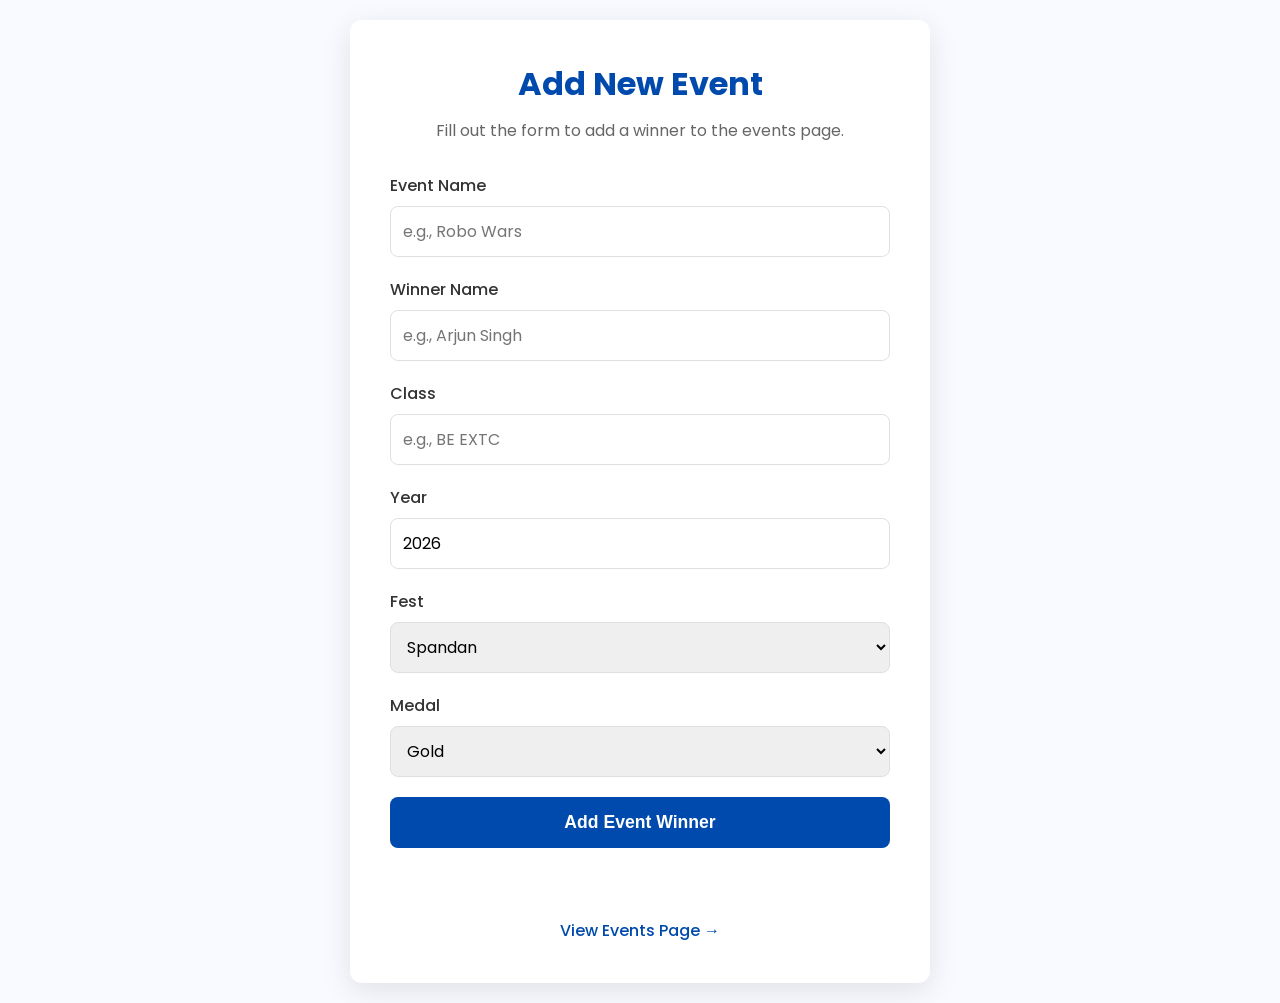
<file: sprintnova-main/admin.html>
<!DOCTYPE html>
<html lang="en">
<head>
    <meta charset="UTF-8">
    <meta name="viewport" content="width=device-width, initial-scale=1.0">
    <title>Admin Panel - Add Event</title>
    <link rel="preconnect" href="https://fonts.googleapis.com">
    <link rel="preconnect" href="https://fonts.gstatic.com" crossorigin>
    <link href="https://fonts.googleapis.com/css2?family=Poppins:wght@400;500;600&display=swap" rel="stylesheet">
    <link rel="stylesheet" href="css/admin.css">
</head>
<body>
    <div class="admin-container">
        <header>
            <h1>Add New Event</h1>
            <p>Fill out the form to add a winner to the events page.</p>
        </header>
        <form id="add-event-form">
            <div class="form-group"><label for="eventName">Event Name</label><input type="text" id="eventName" required placeholder="e.g., Robo Wars"></div>
            <div class="form-group"><label for="winnerName">Winner Name</label><input type="text" id="winnerName" required placeholder="e.g., Arjun Singh"></div>
            <div class="form-group"><label for="className">Class</label><input type="text" id="className" required placeholder="e.g., BE EXTC"></div>
            <div class="form-group"><label for="eventYear">Year</label><input type="number" id="eventYear" required placeholder="e.g., 2025" min="2000"></div>
            <div class="form-group">
                <label for="fest">Fest</label>
                <select id="fest" required><option value="Spandan">Spandan</option><option value="Transmission">Transmission</option><option value="Sparx">Sparx</option></select>
            </div>
            <div class="form-group">
                <label for="medal">Medal</label>
                <select id="medal" required><option value="Gold">Gold</option><option value="Silver">Silver</option><option value="Bronze">Bronze</option></select>
            </div>
            <button type="submit">Add Event Winner</button>
        </form>
        <p id="success-message" class="hidden">✅ Event added successfully!</p>
        <a href="events.html" class="view-events-link">View Events Page &rarr;</a>
    </div>
    <script src="js/admin.js"></script>
</body>
</html>
</file>
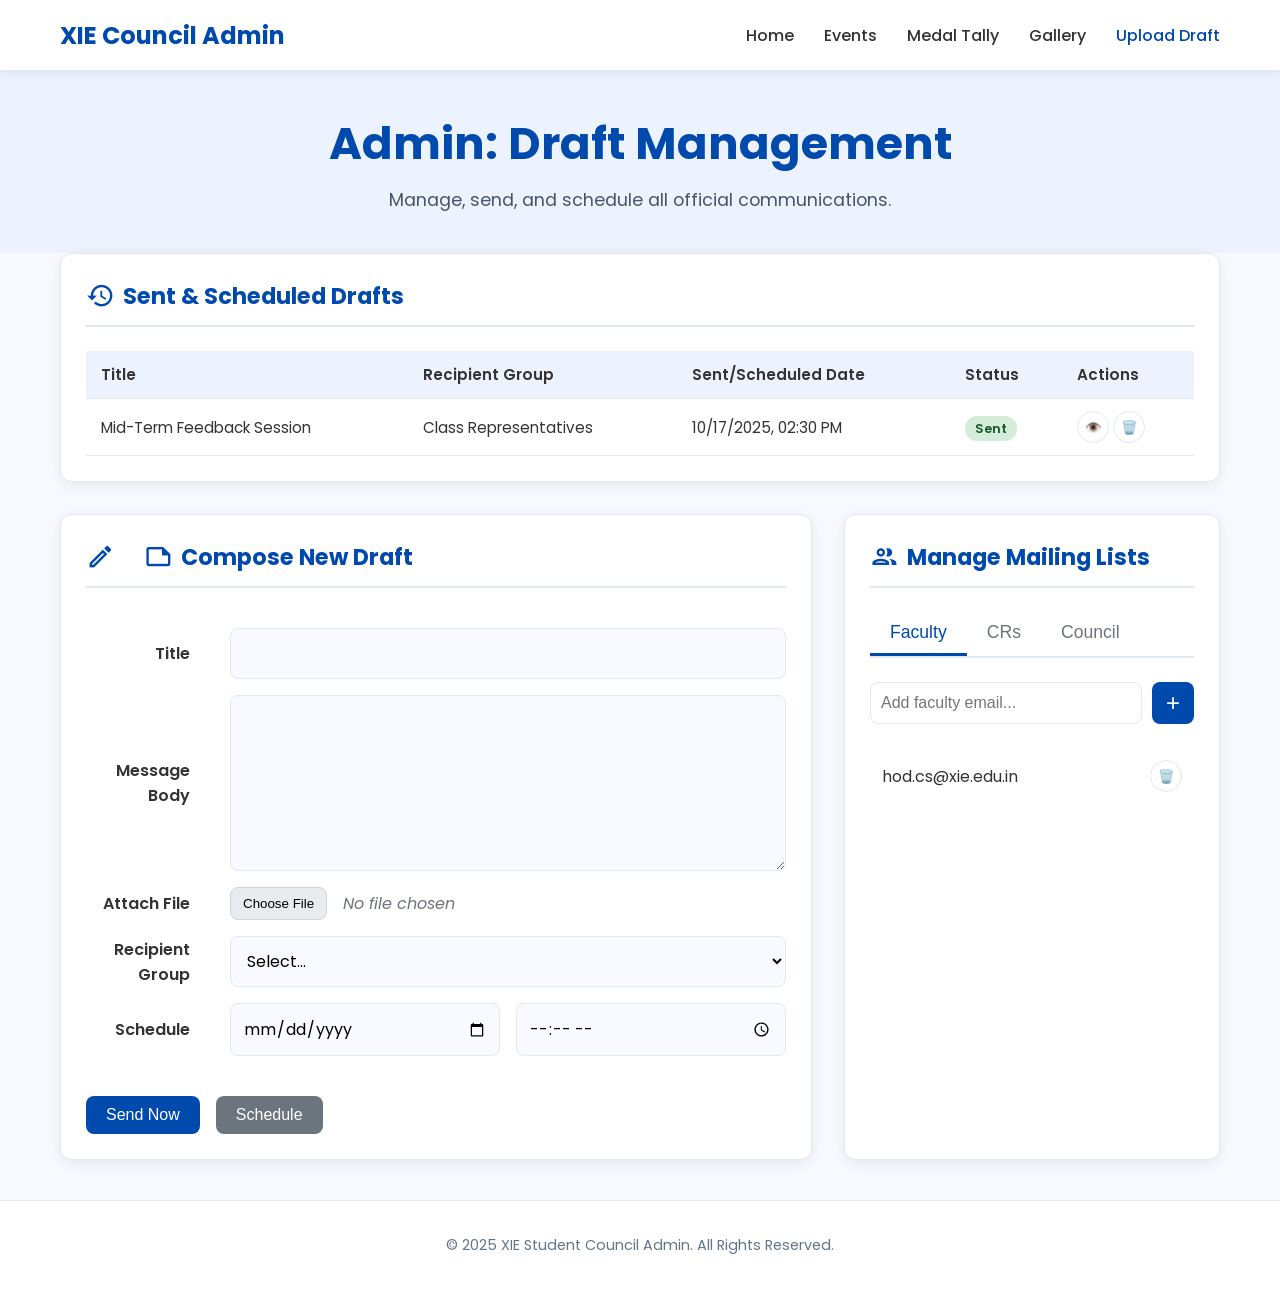
<file: sprintnova-main/admin_drafts.html>
<!DOCTYPE html>
<html lang="en">
<head>
    <meta charset="UTF-8">
    <meta name="viewport" content="width=device-width, initial-scale=1.0">
    <title>Admin: Drafts | XIE Student Council</title>
    
    <link rel="preconnect" href="https://fonts.googleapis.com">
    <link rel="preconnect" href="https://fonts.gstatic.com" crossorigin>
    <link href="https://fonts.googleapis.com/css2?family=Poppins:wght@400;500;600;700&display=swap" rel="stylesheet">
    <link href="https://fonts.googleapis.com/icon?family=Material+Icons+Outlined" rel="stylesheet">

    <link rel="stylesheet" href="css/framework.css">
    <link rel="stylesheet" href="css/admin-drafts.css">

    <script src="js/framework.js" defer></script>
    <script src="js/admin-drafts.js" defer></script>
</head>
<body>

    <header class="navbar">
        <div class="nav-container container">
            <a href="#" class="logo">XIE Council Admin</a>
            <nav>
                <ul>
                    <li><a href="#">Home</a></li>
                    <li><a href="#">Events</a></li>
                    <li><a href="#">Medal Tally</a></li>
                    <li><a href="#">Gallery</a></li>
                    <li><a href="#" class="active">Upload Draft</a></li>
                </ul>
            </nav>
            <button class="menu-toggle" aria-label="Open menu">☰</button>
        </div>
    </header>

    <main>
        <section class="page-header">
            <h1>Admin: Draft Management</h1>
            <p>Manage, send, and schedule all official communications.</p>
        </section>

        <div class="container">
            <section class="admin-section card">
                <h2><span class="material-icons-outlined">history</span> Sent & Scheduled Drafts</h2>
                <div class="table-container">
                    <table>
                        <thead>
                            <tr>
                                <th>Title</th>
                                <th>Recipient Group</th>
                                <th>Sent/Scheduled Date</th>
                                <th>Status</th>
                                <th>Actions</th>
                            </tr>
                        </thead>
                        <tbody id="draft-history-body">
                            <tr>
                                <td>Mid-Term Feedback Session</td>
                                <td>Class Representatives</td>
                                <td>10/17/2025, 02:30 PM</td>
                                <td><span class="status sent">Sent</span></td>
                                <td class="actions">
                                    <button class="btn-action view" title="View Details">👁️</button>
                                    <button class="btn-action delete-draft" title="Delete Draft">🗑️</button>
                                </td>
                            </tr>
                        </tbody>
                    </table>
                </div>
            </section>

            <div class="admin-grid">
                <section class="admin-section card">
                    <form id="adminDraftForm" class="draft-form" novalidate>
                        <h2 class="form-title"><span class="material-icons-outlined">edit_note</span> Compose New Draft</h2>
                        <label for="draftTitle">Title</label><input type="text" id="draftTitle" required>
                        <label for="draftBody">Message Body</label><textarea id="draftBody" rows="6" required></textarea>
                        <label for="draftFile">Attach File</label><div class="file-input-wrapper"><button type="button" class="btn-file-dummy">Choose File</button><span class="file-name">No file chosen</span><input type="file" id="draftFile"></div>
                        <label for="recipientGroup">Recipient Group</label><select id="recipientGroup" required><option value="" disabled selected>Select...</option><option value="Faculty">Faculty</option><option value="CRs">CRs</option><option value="Council">Council</option></select>
                        <label>Schedule</label><div class="schedule-section"><input type="date" id="scheduleDate" title="Schedule Date"><input type="time" id="scheduleTime" title="Schedule Time"></div>
                        <div class="form-actions"><button type="submit" name="send" class="btn btn-primary">Send Now</button><button type="submit" name="schedule" class="btn btn-secondary">Schedule</button></div>
                        <div id="formStatusMessage"></div>
                    </form>
                </section>
                <section class="admin-section card">
                    <h2><span class="material-icons-outlined">group</span> Manage Mailing Lists</h2>
                    <div class="tabs"><button class="tab-btn active" data-tab="faculty">Faculty</button><button class="tab-btn" data-tab="crs">CRs</button><button class="tab-btn" data-tab="council">Council</button></div>
                    <div class="tab-content active" id="tab-faculty"><form class="add-email-form"><input type="email" placeholder="Add faculty email..." required><button type="submit" class="btn btn-add">+</button></form><ul class="email-list"><li><span>hod.cs@xie.edu.in</span><button class="btn-action delete-email" title="Delete Email">🗑️</button></li></ul></div>
                    <div class="tab-content" id="tab-crs"><form class="add-email-form"><input type="email" placeholder="Add CR email..." required><button type="submit" class="btn btn-add">+</button></form><ul class="email-list"><li><span>cr.comps@xie.edu.in</span><button class="btn-action delete-email" title="Delete Email">🗑️</button></li></ul></div>
                    <div class="tab-content" id="tab-council"><form class="add-email-form"><input type="email" placeholder="Add council member..." required><button type="submit" class="btn btn-add">+</button></form><ul class="email-list"><li><span>president.council@xie.edu.in</span><button class="btn-action delete-email" title="Delete Email">🗑️</button></li></ul></div>
                </section>
            </div>
        </div>
    </main>
    
    <footer class="footer"><p>&copy; 2025 XIE Student Council Admin. All Rights Reserved.</p></footer>

    <div id="preview-modal" class="modal-overlay" style="display: none;">
        <div class="modal">
            <div class="modal-header"><h2>Mail Preview</h2><button class="close-button">&times;</button></div>
            <div class="modal-body">
                <p><strong>Title:</strong> <span id="preview-title"></span></p>
                <p><strong>Recipient Group:</strong> <span id="preview-group"></span></p>
                <p><strong>Date:</strong> <span id="preview-date"></span></p>
                <p><strong>Status:</strong> <span id="preview-status"></span></p>
            </div>
        </div>
    </div>
</body>
</html>
</file>
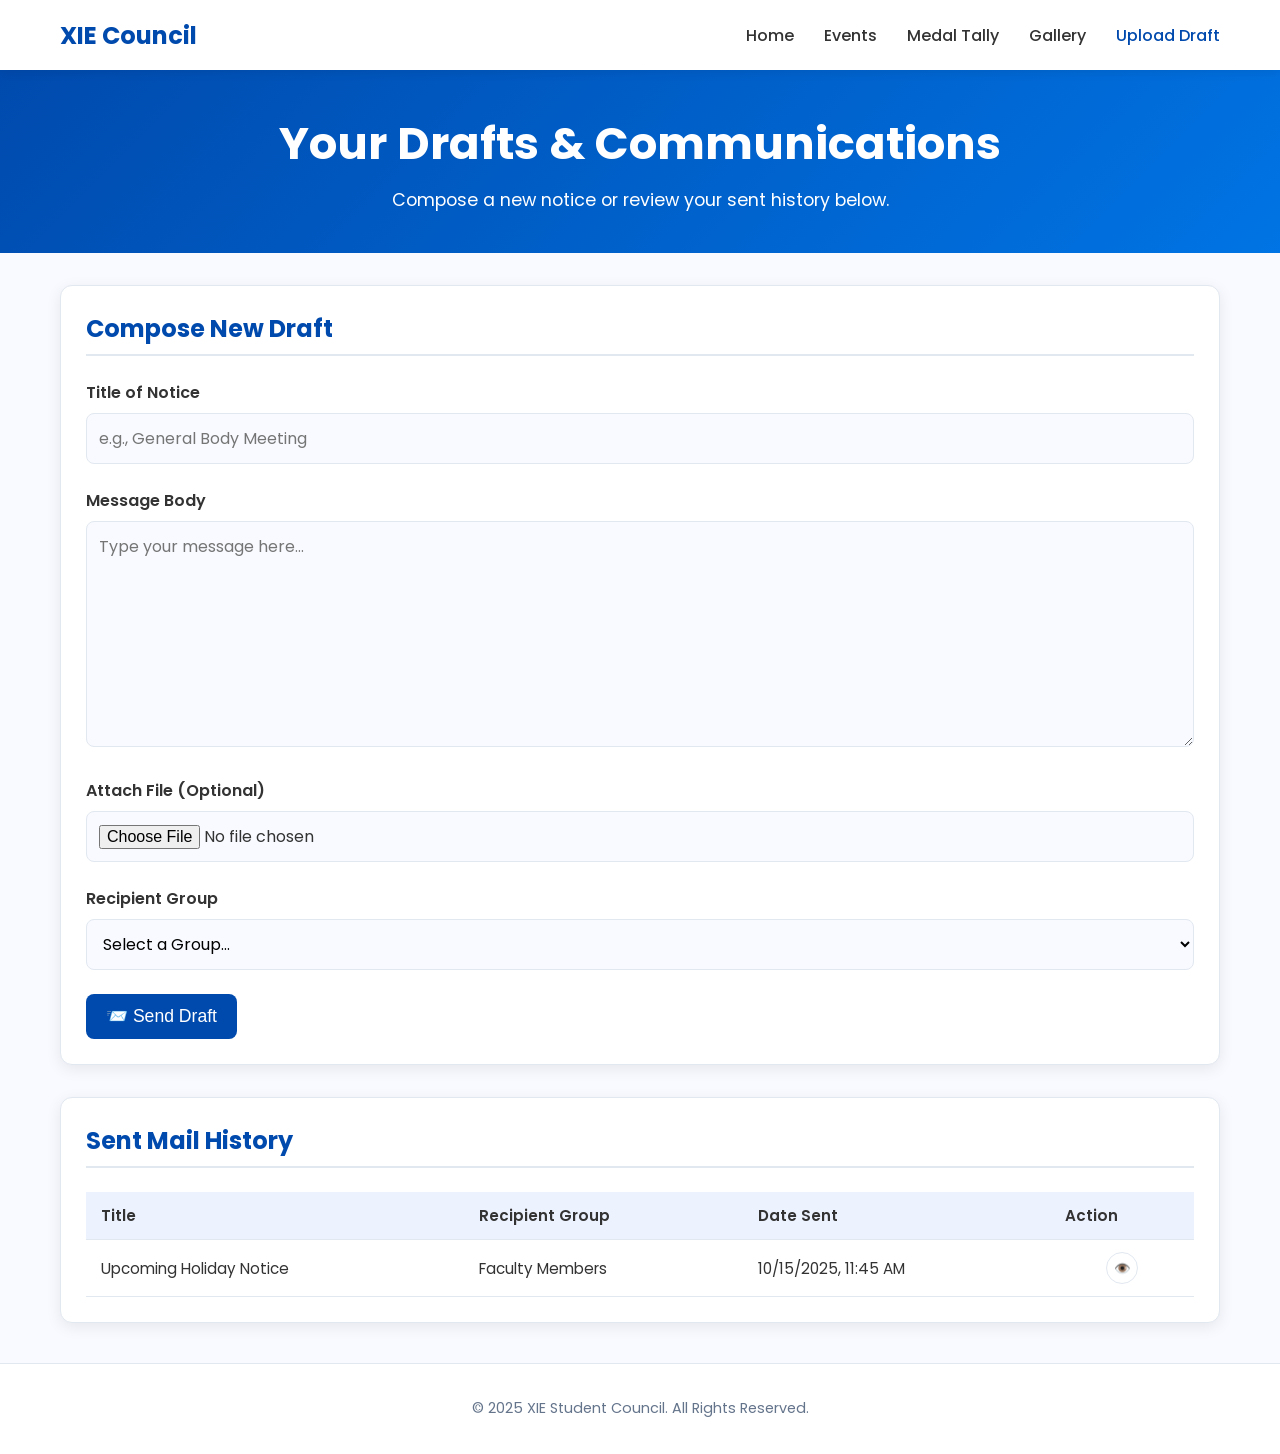
<file: sprintnova-main/draft.html>
<!DOCTYPE html>
<html lang="en">
<head>
    <meta charset="UTF-8">
    <meta name="viewport" content="width=device-width, initial-scale=1.0">
    <title>Upload Draft & History | XIE Council</title>
    <link rel="preconnect" href="https://fonts.googleapis.com">
    <link rel="preconnect" href="https://fonts.gstatic.com" crossorigin>
    <link href="https://fonts.googleapis.com/css2?family=Poppins:wght@400;500;600;700&display=swap" rel="stylesheet">
    <link rel="stylesheet" href="css/framework.css">
    <link rel="stylesheet" href="css/draft.css">
    <script src="js/framework.js" defer></script>
    <script src="js/draft.js" defer></script>
</head>
<body>

    <header class="navbar">
        <div class="nav-container container">
            <a href="#" class="logo">XIE Council</a>
            <nav>
                <ul>
                    <li><a href="#">Home</a></li>
                    <li><a href="#">Events</a></li>
                    <li><a href="#">Medal Tally</a></li>
                    <li><a href="#">Gallery</a></li>
                    <li><a href="#" class="active">Upload Draft</a></li>
                </ul>
            </nav>
            <button class="menu-toggle" aria-label="Open menu">☰</button>
        </div>
    </header>

    <main>
        <section class="page-header draft-header">
            <h1>Your Drafts & Communications</h1>
            <p>Compose a new notice or review your sent history below.</p>
        </section>
        <div class="container">
            <section id="compose-section" class="card">
                <h2>Compose New Draft</h2>
                <form id="draftForm" class="draft-form" novalidate>
                    <div class="form-group"><label for="draftTitle">Title of Notice</label><input type="text" id="draftTitle" placeholder="e.g., General Body Meeting" required></div>
                    <div class="form-group"><label for="draftBody">Message Body</label><textarea id="draftBody" rows="8" placeholder="Type your message here..." required></textarea></div>
                    <div class="form-group"><label for="draftFile">Attach File (Optional)</label><input type="file" id="draftFile" accept=".pdf,.docx,.jpg,.png"></div>
                    <div class="form-group"><label for="recipientGroup">Recipient Group</label><select id="recipientGroup" required><option value="" disabled selected>Select a Group...</option><option value="Faculty Members">Faculty Members</option><option value="Class Representatives">Class Representatives</option><option value="Student Council">Student Council</option></select></div>
                    <button type="submit" class="btn btn-primary">📨 Send Draft</button>
                    <div id="statusMessage"></div>
                </form>
            </section>
            <section id="history-section" class="card">
                <h2>Sent Mail History</h2>
                <div class="table-container">
                    <table>
                        <thead><tr><th>Title</th><th>Recipient Group</th><th>Date Sent</th><th>Action</th></tr></thead>
                        <tbody id="history-table-body">
                            <tr><td>Upcoming Holiday Notice</td><td>Faculty Members</td><td>10/15/2025, 11:45 AM</td><td class="actions"><button class="btn-action view" title="View Details">👁️</button></td></tr>
                        </tbody>
                    </table>
                </div>
            </section>
        </div>
    </main>
    
    <footer class="footer"><p>&copy; 2025 XIE Student Council. All Rights Reserved.</p></footer>

    <div id="preview-modal" class="modal-overlay" style="display: none;">
        <div class="modal">
            <div class="modal-header"><h2>Sent Mail Details</h2><button class="close-button">&times;</button></div>
            <div class="modal-body">
                <p><strong>Title:</strong> <span id="preview-title"></span></p>
                <p><strong>Recipient Group:</strong> <span id="preview-group"></span></p>
                <p><strong>Date Sent:</strong> <span id="preview-date"></span></p>
            </div>
        </div>
    </div>
</body>
</html>
</file>
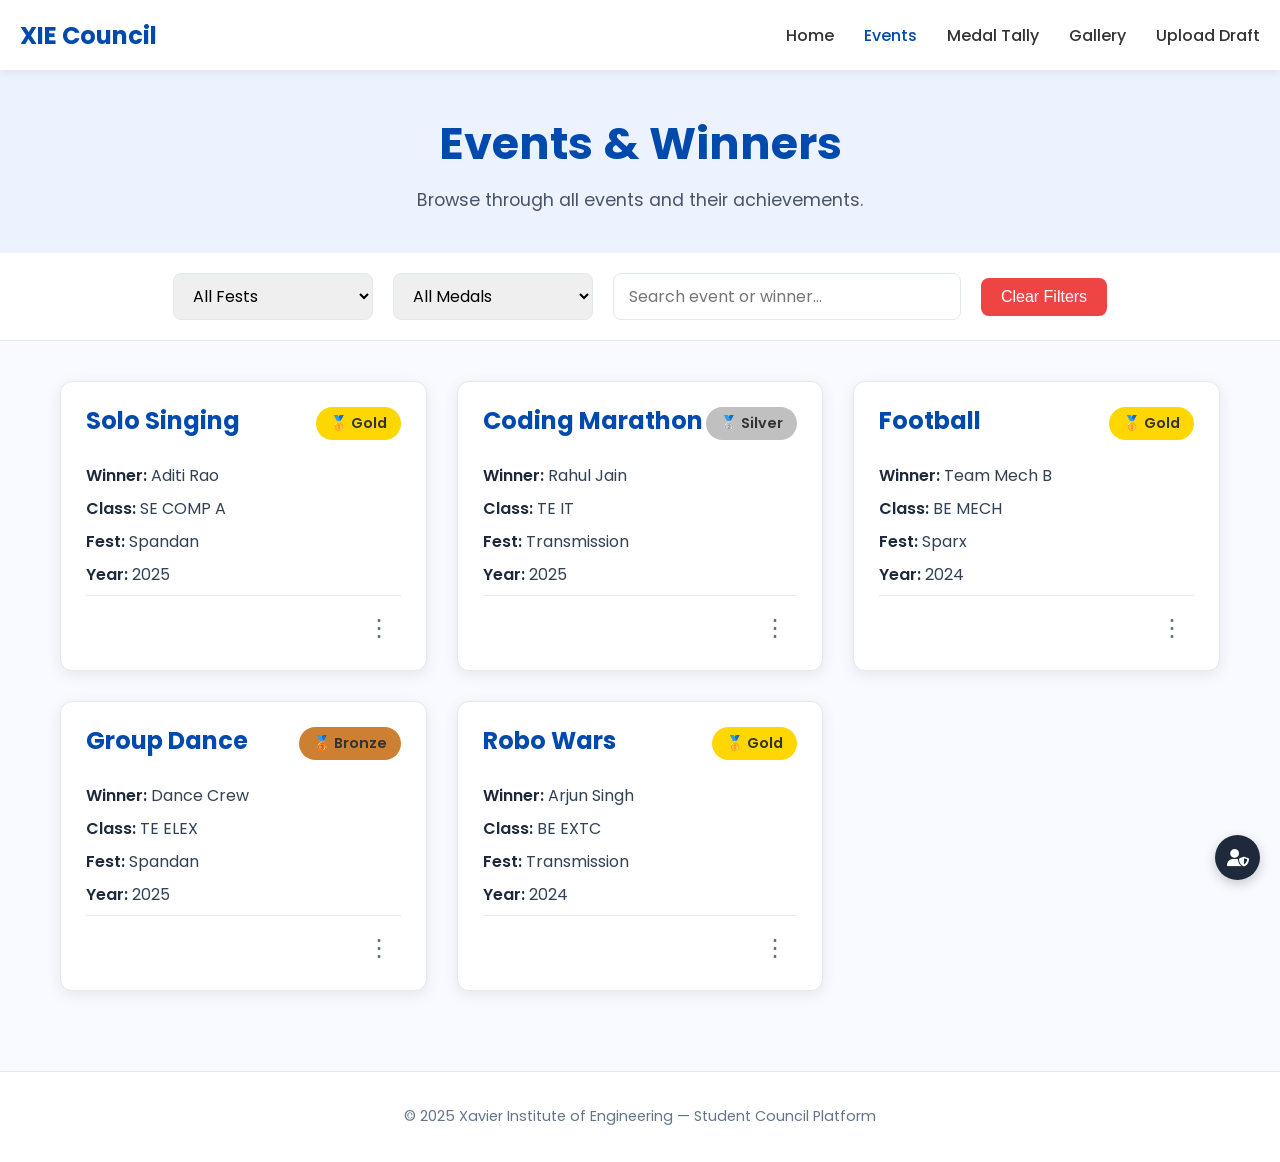
<file: sprintnova-main/events.html>
<!DOCTYPE html>
<html lang="en">
<head>
    <meta charset="UTF-8">
    <meta name="viewport" content="width=device-width, initial-scale=1.0">
    <title>Events & Winners — XIE Council Platform</title>
    
    <link rel="preconnect" href="https://fonts.googleapis.com">
    <link rel="preconnect" href="https://fonts.gstatic.com" crossorigin>
    <link href="https://fonts.googleapis.com/css2?family=Poppins:wght@400;500;600;700&display=swap" rel="stylesheet">
    
    <link rel="stylesheet" href="https://cdnjs.cloudflare.com/ajax/libs/font-awesome/6.5.2/css/all.min.css">
    
    <link rel="stylesheet" href="css/framework_event.css">
</head>
<body>

    <a href="admin.html" class="admin-panel-btn" title="Admin Panel">
        <i class="fa-solid fa-user-shield"></i>
    </a>

    <header class="navbar">
      <div class="nav-container">
        <a href="index.html" class="logo">XIE Council</a>
        <nav>
          <ul>
            <li><a href="index.html">Home</a></li>
            <li><a href="events.html" class="active">Events</a></li>
            <li><a href="medal_tally.html">Medal Tally</a></li>
            <li><a href="gallery.html">Gallery</a></li>
            <li><a href="draft.html">Upload Draft</a></li>
          </ul>
        </nav>
        <button class="menu-toggle" aria-label="Toggle navigation">&#9776;</button>
      </div>
    </header>

    <main>
        <section class="page-header">
            <div class="container">
                <h1>Events & Winners</h1>
                <p>Browse through all events and their achievements.</p>
            </div>
        </section>

        <section class="filter-bar">
            <div class="container">
                <div class="filter-group">
                    <select id="fest-filter" aria-label="Filter by Fest">
                        <option value="All">All Fests</option>
                        <option value="Spandan">Spandan</option>
                        <option value="Transmission">Transmission</option>
                        <option value="Sparx">Sparx</option>
                    </select>
                </div>
                <div class="filter-group">
                    <select id="medal-filter" aria-label="Filter by Medal">
                        <option value="All">All Medals</option>
                        <option value="Gold">Gold</option>
                        <option value="Silver">Silver</option>
                        <option value="Bronze">Bronze</option>
                    </select>
                </div>
                <div class="filter-group search-group">
                    <input type="search" id="search-input" placeholder="Search event or winner...">
                </div>
                <button id="clear-filters-btn" class="btn btn-danger">Clear Filters</button>
            </div>
        </section>

        <section class="event-list-section">
            <div class="container">
                <div id="event-grid">
                    </div>
                <div id="empty-state" class="empty-state-message">
                    <h3>😕 No Events Found</h3>
                    <p>No events match your current filters. Try adjusting your search!</p>
                </div>
            </div>
        </section>
    </main>
    
    <footer class="footer">
      <p>© 2025 Xavier Institute of Engineering — Student Council Platform</p>
    </footer>

    <script src="js/framework_event.js" defer></script>
    <script src="js/events.js"></script>
</body>
</html>
</file>
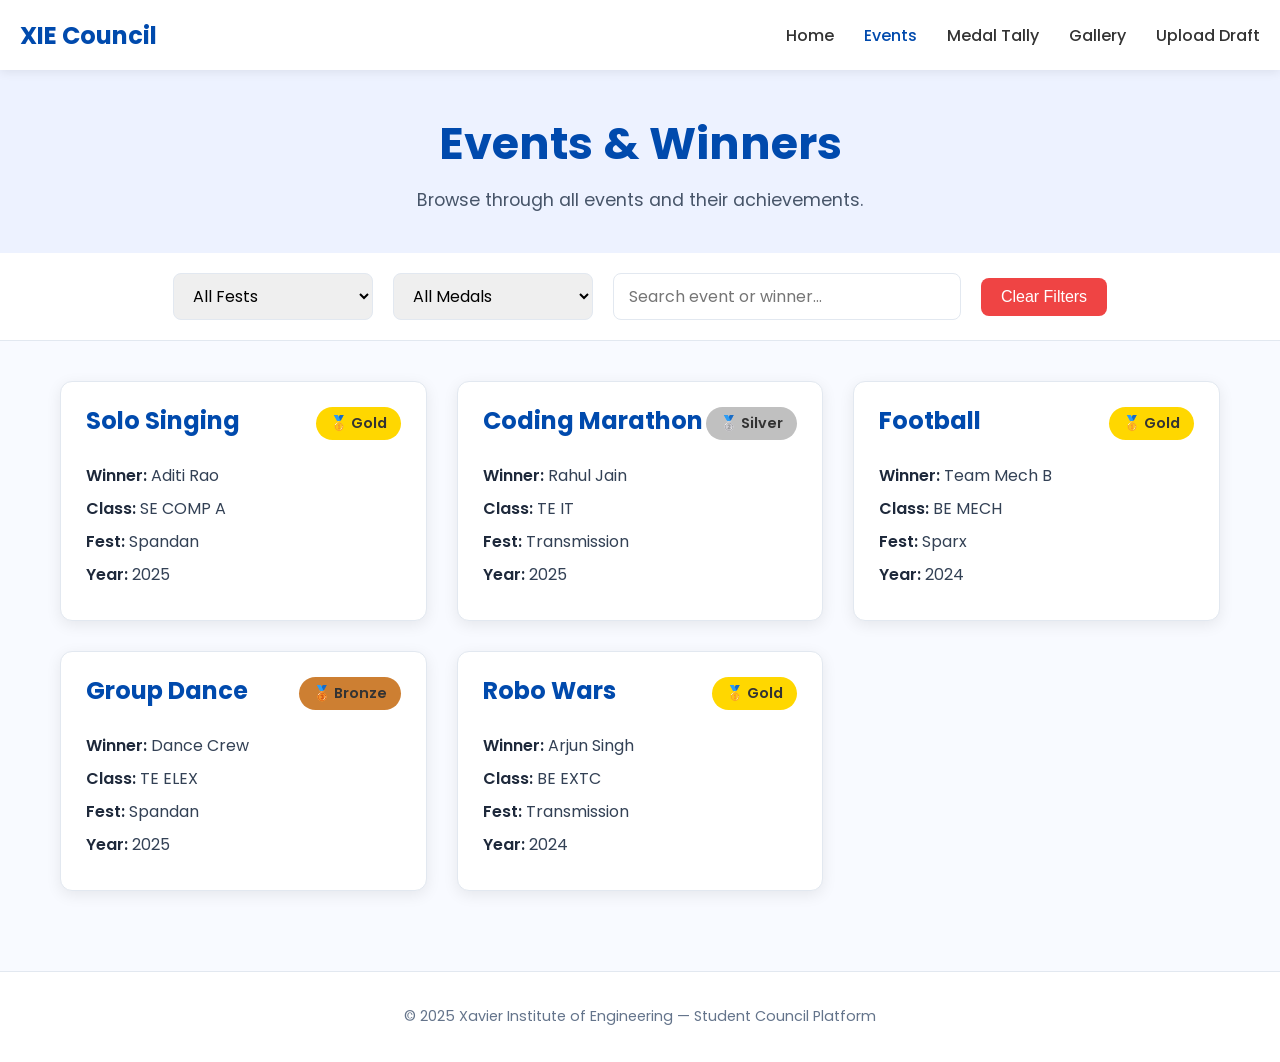
<file: sprintnova-main/events_user.html>
<!DOCTYPE html>
<html lang="en">
<head>
    <meta charset="UTF-8">
    <meta name="viewport" content="width=device-width, initial-scale=1.0">
    <title>Events & Winners — XIE Council Platform</title>
    
    <link rel="preconnect" href="https://fonts.googleapis.com">
    <link rel="preconnect" href="https://fonts.gstatic.com" crossorigin>
    <link href="https://fonts.googleapis.com/css2?family=Poppins:wght@400;500;600;700&display=swap" rel="stylesheet">
    
    <link rel="stylesheet" href="https://cdnjs.cloudflare.com/ajax/libs/font-awesome/6.5.2/css/all.min.css">
    
    <link rel="stylesheet" href="css/events_user.css">
</head>
<body>

    <header class="navbar">
      <div class="nav-container">
        <a href="index.html" class="logo">XIE Council</a>
        <nav>
          <ul>
            <li><a href="index.html">Home</a></li>
            <li><a href="events_user.html" class="active">Events</a></li>
            <li><a href="medal_tally.html">Medal Tally</a></li>
            <li><a href="gallery.html">Gallery</a></li>
            <li><a href="draft.html">Upload Draft</a></li>
          </ul>
        </nav>
        <button class="menu-toggle" aria-label="Toggle navigation">&#9776;</button>
      </div>
    </header>

    <main>
        <section class="page-header">
            <div class="container">
                <h1>Events & Winners</h1>
                <p>Browse through all events and their achievements.</p>
            </div>
        </section>

        <section class="filter-bar">
            <div class="container">
                <div class="filter-group">
                    <select id="fest-filter" aria-label="Filter by Fest">
                        <option value="All">All Fests</option>
                        <option value="Spandan">Spandan</option>
                        <option value="Transmission">Transmission</option>
                        <option value="Sparx">Sparx</option>
                    </select>
                </div>
                <div class="filter-group">
                    <select id="medal-filter" aria-label="Filter by Medal">
                        <option value="All">All Medals</option>
                        <option value="Gold">Gold</option>
                        <option value="Silver">Silver</option>
                        <option value="Bronze">Bronze</option>
                    </select>
                </div>
                <div class="filter-group search-group">
                    <input type="search" id="search-input" placeholder="Search event or winner...">
                </div>
                <button id="clear-filters-btn" class="btn btn-danger">Clear Filters</button>
            </div>
        </section>

        <section class="event-list-section">
            <div class="container">
                <div id="event-grid">
                    </div>
                <div id="empty-state" class="empty-state-message">
                    <h3>😕 No Events Found</h3>
                    <p>No events match your current filters. Try adjusting your search!</p>
                </div>
            </div>
        </section>
    </main>
    
    <footer class="footer">
      <p>© 2025 Xavier Institute of Engineering — Student Council Platform</p>
    </footer>

    <script src="js/framework_event.js" defer></script>
    <script src="js/events_user.js"></script>
</body>
</html>
</file>
<file: sprintnova-main/css/admin.css>
:root {
    --primary-heading-color: #004AAD; --primary-bg-color: #F8FAFF; --card-bg-color: #FFFFFF;
    --border-color: #e0e0e0; --success-color: #27ae60;
}
body {
    font-family: 'Poppins', sans-serif; background-color: var(--primary-bg-color); display: flex;
    justify-content: center; align-items: center; min-height: 100vh; margin: 0; padding: 20px; box-sizing: border-box;
}
.admin-container {
    background-color: var(--card-bg-color); padding: 40px; border-radius: 12px;
    box-shadow: 0 8px 30px rgba(0, 0, 0, 0.1); width: 100%; max-width: 500px;
}
header { text-align: center; margin-bottom: 30px; }
header h1 { color: var(--primary-heading-color); margin: 0 0 10px 0; }
header p { color: #666; margin: 0; }
.form-group { margin-bottom: 20px; }
.form-group label { display: block; font-weight: 500; margin-bottom: 8px; color: #333; }
.form-group input, .form-group select {
    width: 100%; padding: 12px; border: 1px solid var(--border-color); border-radius: 8px;
    font-size: 1rem; font-family: 'Poppins', sans-serif; box-sizing: border-box;
}
button[type="submit"] {
    width: 100%; padding: 15px; border: none; background-color: var(--primary-heading-color); color: white;
    font-size: 1.1rem; font-weight: 600; border-radius: 8px; cursor: pointer; transition: background-color 0.3s ease;
}
button[type="submit"]:hover { background-color: #003a8c; }
#success-message { text-align: center; color: var(--success-color); font-weight: 500; margin-top: 20px; opacity: 0; transition: opacity 0.5s ease; }
#success-message:not(.hidden) { opacity: 1; }
.view-events-link { display: block; text-align: center; margin-top: 25px; color: var(--primary-heading-color); text-decoration: none; font-weight: 500; }
</file>
<file: sprintnova-main/css/framework.css>
/* ---:root Variables & Global Styles --- */
:root {
    --primary: #004AAD;
    --secondary: #edf2ff;
    --background: #F8FAFF;
    --surface: #FFFFFF;
    --on-surface: #333;
    --border-color: #e2e8f0;
    --shadow-color: rgba(0, 0, 0, 0.08);
    --danger: #ef4444;
    --font-sans: 'Poppins', sans-serif;
}
*, *::before, *::after { box-sizing: border-box; }
body { font-family: var(--font-sans); background-color: var(--background); color: var(--on-surface); margin: 0; padding-top: 70px; }
.container { width: 100%; max-width: 1200px; margin: 0 auto; padding: 0 20px; }

/* --- Navbar --- */
.navbar { background-color: var(--surface); box-shadow: 0 2px 10px var(--shadow-color); position: fixed; top: 0; width: 100%; z-index: 1000; }
.nav-container { display: flex; justify-content: space-between; align-items: center; height: 70px; padding: 0 20px; }
.logo { font-size: 1.5rem; font-weight: 700; color: var(--primary); text-decoration: none; }
.navbar nav ul { list-style: none; margin: 0; padding: 0; display: flex; gap: 30px; }
.navbar nav a { color: var(--on-surface); text-decoration: none; font-weight: 500; transition: color 0.3s ease; }
.navbar nav a:hover, .navbar nav a.active { color: var(--primary); }
.menu-toggle { display: none; background: none; border: none; font-size: 1.8rem; cursor: pointer; }

/* --- Page Header --- */
.page-header { text-align: center; padding: 40px 0; background-color: var(--secondary); }
.page-header h1 { color: var(--primary); font-size: 2.8rem; margin: 0 0 10px 0; }
.page-header p { font-size: 1.1rem; color: #475569; margin: 0; }

/* --- Buttons & Cards --- */
.btn { padding: 10px 20px; border: none; border-radius: 8px; font-size: 1rem; font-weight: 500; cursor: pointer; text-decoration: none; display: inline-block; transition: background-color 0.3s ease; }
.card { background-color: var(--surface); border: 1px solid var(--border-color); border-radius: 12px; box-shadow: 0 4px 15px var(--shadow-color); padding: 25px; }

/* --- Footer --- */
.footer { text-align: center; padding: 20px; margin-top: 40px; background-color: var(--surface); border-top: 1px solid var(--border-color); font-size: 0.9rem; color: #64748b; }

/* --- Responsive Design --- */
@media (max-width: 768px) {
    body { padding-top: 60px; }
    .nav-container { height: 60px; }
    .navbar nav { display: none; position: absolute; top: 60px; left: 0; width: 100%; background-color: var(--surface); flex-direction: column; padding: 10px 0; box-shadow: 0 5px 10px var(--shadow-color); }
    .navbar nav.show-menu { display: flex; }
    .navbar nav ul { flex-direction: column; align-items: center; gap: 0; }
    .navbar nav li { width: 100%; }
    .navbar nav a { display: block; padding: 15px; text-align: center; width: 100%; }
    .menu-toggle { display: block; }
    .page-header h1 { font-size: 2.2rem; }
}
</file>
<file: sprintnova-main/css/admin-drafts.css>
/* --- General & Grid Layout --- */
.admin-section h2 { margin: 0 0 1.5rem 0; color: var(--primary); border-bottom: 2px solid var(--border-color); padding-bottom: 0.75rem; display: flex; align-items: center; gap: 0.5rem; font-size: 1.4rem; }
.admin-section h2 .material-icons-outlined { font-size: 1.8rem; }
.admin-grid { display: grid; grid-template-columns: 1fr; gap: 2rem; margin-top: 2rem; }
@media (min-width: 992px) { .admin-grid { grid-template-columns: 2fr 1fr; } }

/* --- Table Styling --- */
.table-container { overflow-x: auto; }
table { width: 100%; border-collapse: collapse; font-size: 0.95rem; }
th, td { padding: 12px 15px; text-align: left; border-bottom: 1px solid var(--border-color); }
thead th { background-color: var(--secondary); font-weight: 600; }
tbody tr:hover { background-color: var(--background); }
.status { padding: 4px 10px; border-radius: 12px; font-weight: 600; font-size: 0.8rem; }
.status.sent { background-color: #d4edda; color: #155724; }
.status.scheduled { background-color: #fff3cd; color: #856404; }
.btn-action { background: none; border: 1px solid var(--border-color); border-radius: 50%; width: 32px; height: 32px; cursor: pointer; transition: all 0.2s; display: inline-flex; align-items: center; justify-content: center; color: #64748b; }
.btn-action:hover { background-color: var(--secondary); border-color: var(--primary); color: var(--primary); }
.btn-action.delete-draft:hover, .btn-action.delete-email:hover { background-color: #f8d7da; border-color: var(--danger); color: var(--danger); }

/* --- Beautified Draft Form --- */
.draft-form { display: grid; grid-template-columns: 120px 1fr; gap: 1rem 1.5rem; align-items: center; }
.draft-form label { text-align: right; font-weight: 600; padding-right: 1rem; }
.draft-form h2.form-title, .draft-form .form-actions, .draft-form #formStatusMessage { grid-column: 1 / -1; }
.draft-form #draftBody { align-self: start; }
.draft-form input, .draft-form textarea, .draft-form select { width: 100%; padding: 0.75rem; font-size: 1rem; font-family: var(--font-sans); border: 1px solid var(--border-color); border-radius: 8px; background-color: var(--background); }
.draft-form textarea { resize: vertical; min-height: 120px; }
.file-input-wrapper { position: relative; overflow: hidden; display: inline-flex; align-items: center; width: 100%; }
#draftFile { position: absolute; left: 0; top: 0; opacity: 0; cursor: pointer; height: 100%; width: 100%; }
.btn-file-dummy { background-color: #e9ecef; border: 1px solid #ced4da; padding: 8px 12px; border-radius: 8px; font-weight: 500; white-space: nowrap; }
.file-name { margin-left: 1rem; font-style: italic; color: #6c757d; }
.schedule-section { display: flex; gap: 1rem; }
.form-actions { display: flex; gap: 1rem; margin-top: 1.5rem; grid-column: 2; }
.btn-primary { background-color: var(--primary); color: white; } .btn-primary:hover { background-color: #003380; }
.btn-secondary { background-color: #6c757d; color: white; } .btn-secondary:hover { background-color: #5a6268; }
#formStatusMessage { margin-top: 1.5rem; font-weight: 500; padding: 1rem; border-radius: 8px; display: none; }
#formStatusMessage.success { color: #155724; background-color: #d4edda; display: block; }
#formStatusMessage.error { color: var(--danger); background-color: #f8d7da; display: block; }

/* --- Mailing List --- */
.tabs { display: flex; border-bottom: 2px solid var(--border-color); margin-bottom: 1.5rem; }
.tab-btn { padding: 10px 20px; border: none; background: none; cursor: pointer; font-size: 1.1rem; font-weight: 500; color: #6c757d; border-bottom: 3px solid transparent; transition: all 0.3s; }
.tab-btn.active { color: var(--primary); border-bottom-color: var(--primary); }
.tab-content { display: none; } .tab-content.active { display: block; animation: fadeIn 0.5s; }
@keyframes fadeIn { from { opacity: 0; } to { opacity: 1; } }
.add-email-form { display: flex; gap: 10px; margin-bottom: 1.5rem; }
.add-email-form input { flex-grow: 1; padding: 10px; border: 1px solid var(--border-color); border-radius: 8px; font-size: 1rem; }
.btn-add { padding: 0; width: 42px; height: 42px; font-size: 1.5rem; background-color: var(--primary); color: white; }
.email-list { list-style: none; padding: 0; margin: 0; }
.email-list li { display: flex; justify-content: space-between; align-items: center; padding: 12px; border-radius: 8px; transition: background-color 0.2s; }
.email-list li:hover { background-color: var(--background); }

/* --- Preview Modal Styling --- */
.modal-overlay { position: fixed; top: 0; left: 0; width: 100%; height: 100%; background-color: rgba(0, 0, 0, 0.6); display: flex; align-items: center; justify-content: center; z-index: 2000; opacity: 0; visibility: hidden; transition: opacity 0.3s, visibility 0.3s; }
.modal-overlay.active { opacity: 1; visibility: visible; }
.modal { background-color: white; padding: 2rem; border-radius: 12px; width: 90%; max-width: 500px; box-shadow: 0 5px 20px rgba(0,0,0,0.2); transform: scale(0.9); transition: transform 0.3s; }
.modal-overlay.active .modal { transform: scale(1); }
.modal-header { display: flex; justify-content: space-between; align-items: center; border-bottom: 1px solid var(--border-color); padding-bottom: 1rem; margin-bottom: 1rem; }
.modal-header h2 { margin: 0; color: var(--primary); }
.close-button { background: none; border: none; font-size: 2rem; cursor: pointer; color: #6c757d; line-height: 1; }
.modal-body p { margin: 0.5rem 0; font-size: 1.1rem; }
.modal-body p strong { color: var(--on-surface); }
</file>
<file: sprintnova-main/css/draft.css>
/* Custom header styling */
.draft-header { background: linear-gradient(135deg, var(--primary), #0074E4); }
.draft-header h1, .draft-header p { color: white; }

/* Card sections for compose and history */
#compose-section, #history-section { margin-top: 2rem; }
#compose-section h2, #history-section h2 { margin-top: 0; margin-bottom: 1.5rem; color: var(--primary); border-bottom: 2px solid var(--border-color); padding-bottom: 0.5rem; }

/* Form styling */
.form-group { margin-bottom: 1.5rem; }
.draft-form label { font-weight: 600; display: block; margin-bottom: 0.5rem; }
.draft-form input, .draft-form textarea, .draft-form select { width: 100%; padding: 0.75rem; font-size: 1rem; font-family: var(--font-sans); border: 1px solid var(--border-color); border-radius: 8px; background-color: var(--background); }
.draft-form input:focus, .draft-form textarea:focus, .draft-form select:focus { outline: none; border-color: var(--primary); box-shadow: 0 0 5px rgba(0, 74, 173, 0.4); }
.btn-primary { background-color: var(--primary); color: white; font-size: 1.1rem; padding: 12px 20px; }
.btn-primary:hover { background-color: #003380; }

/* Status message for form submission */
#statusMessage { margin-top: 1.5rem; font-weight: 500; padding: 1rem; border-radius: 8px; display: none; }
#statusMessage.success { color: #155724; background-color: #d4edda; display: block; }
#statusMessage.error { color: var(--danger); background-color: #f8d7da; display: block; }

/* Table styling for draft history */
.table-container { overflow-x: auto; }
table { width: 100%; border-collapse: collapse; font-size: 0.95rem; }
th, td { padding: 12px 15px; text-align: left; border-bottom: 1px solid var(--border-color); }
thead th { background-color: var(--secondary); font-weight: 600; }
tbody tr:hover { background-color: var(--background); }
.actions { text-align: center; }
.btn-action { background: none; border: 1px solid var(--border-color); border-radius: 50%; width: 32px; height: 32px; cursor: pointer; transition: background-color 0.2s; display: inline-flex; align-items: center; justify-content: center; }
.btn-action:hover { background-color: var(--secondary); }

/* --- PREVIEW MODAL STYLING --- */
.modal-overlay { position: fixed; top: 0; left: 0; width: 100%; height: 100%; background-color: rgba(0, 0, 0, 0.6); display: flex; align-items: center; justify-content: center; z-index: 2000; opacity: 0; visibility: hidden; transition: opacity 0.3s, visibility 0.3s; }
.modal-overlay.active { opacity: 1; visibility: visible; }
.modal { background-color: white; padding: 2rem; border-radius: 12px; width: 90%; max-width: 500px; box-shadow: 0 5px 20px rgba(0,0,0,0.2); transform: scale(0.9); transition: transform 0.3s; }
.modal-overlay.active .modal { transform: scale(1); }
.modal-header { display: flex; justify-content: space-between; align-items: center; border-bottom: 1px solid var(--border-color); padding-bottom: 1rem; margin-bottom: 1rem; }
.modal-header h2 { margin: 0; color: var(--primary); }
.close-button { background: none; border: none; font-size: 2rem; cursor: pointer; color: #6c757d; line-height: 1; }
.modal-body p { margin: 0.5rem 0; font-size: 1.1rem; }
.modal-body p strong { color: var(--on-surface); }
</file>
<file: sprintnova-main/css/framework_event.css>
/* ---:root Variables & Global Styles --- */
:root {
    --primary: #004AAD;
    --secondary: #edf2ff;
    --background: #F8FAFF;
    --surface: #FFFFFF;
    --on-surface: #333;
    --border-color: #e2e8f0;
    --shadow-color: rgba(0, 0, 0, 0.08);
    --danger: #ef4444;
    --gold: #FFD700;
    --silver: #C0C0C0;
    --bronze: #CD7F32;
    --font-sans: 'Poppins', sans-serif;
}

*, *::before, *::after { box-sizing: border-box; }

body {
    font-family: var(--font-sans);
    background-color: var(--background);
    color: var(--on-surface);
    margin: 0;
    padding-top: 70px; /* Space for fixed navbar */
}

/* --- Layout Container --- */
.container {
    width: 100%;
    max-width: 1200px;
    margin: 0 auto;
    padding: 0 20px;
}

/* --- Navbar --- */
.navbar {
    background-color: var(--surface);
    box-shadow: 0 2px 10px var(--shadow-color);
    position: fixed;
    top: 0;
    width: 100%;
    z-index: 1000;
}
.nav-container {
    display: flex;
    justify-content: space-between;
    align-items: center;
    height: 70px;
    padding: 0 20px;
}
.logo {
    font-size: 1.5rem;
    font-weight: 700;
    color: var(--primary);
    text-decoration: none;
}
.navbar nav ul {
    list-style: none;
    margin: 0;
    padding: 0;
    display: flex;
    gap: 30px;
}
.navbar nav a {
    color: var(--on-surface);
    text-decoration: none;
    font-weight: 500;
    transition: color 0.3s ease;
}
.navbar nav a:hover, .navbar nav a.active {
    color: var(--primary);
}
.menu-toggle {
    display: none;
    background: none;
    border: none;
    font-size: 1.8rem;
    cursor: pointer;
}

/* --- Page Header --- */
.page-header {
    text-align: center;
    padding: 40px 0;
    background-color: var(--secondary);
}
.page-header h1 {
    color: var(--primary);
    font-size: 2.8rem;
    margin: 0 0 10px 0;
}
.page-header p {
    font-size: 1.1rem;
    color: #475569;
    margin: 0;
}

/* --- Buttons & Floating Actions --- */
.btn {
    padding: 10px 20px;
    border: none;
    border-radius: 8px;
    font-size: 1rem;
    font-weight: 500;
    cursor: pointer;
    text-decoration: none;
    display: inline-block;
    transition: background-color 0.3s ease;
}
.btn-danger { background-color: var(--danger); color: white; }
.btn-danger:hover { background-color: #dc2626; }

.admin-panel-btn {
    position: fixed; bottom: 20px; right: 20px;
    width: 45px; height: 45px;
    background-color: #1e293b; color: white;
    border-radius: 50%; display: flex; align-items: center; justify-content: center;
    text-decoration: none; font-size: 1.1rem;
    box-shadow: 0 4px 12px rgba(0, 0, 0, 0.2); z-index: 1001;
    transition: transform 0.3s ease, background-color 0.3s ease;
}
.admin-panel-btn:hover { transform: scale(1.1) rotate(15deg); background-color: #0f172a; }

/* --- General Card Style --- */
.card {
    background-color: var(--surface);
    border: 1px solid var(--border-color);
    border-radius: 12px;
    box-shadow: 0 4px 15px var(--shadow-color);
    padding: 25px;
}

/* --- Footer --- */
.footer {
    text-align: center;
    padding: 20px;
    margin-top: 40px;
    background-color: var(--surface);
    border-top: 1px solid var(--border-color);
    font-size: 0.9rem;
    color: #64748b;
}

/* ---:page-specific: Events Page --- */
.filter-bar {
    background-color: var(--surface);
    padding: 20px 0;
    border-bottom: 1px solid var(--border-color);
    position: sticky;
    top: 70px; /* Matches navbar height */
    z-index: 999;
}
.filter-bar .container {
    display: flex;
    justify-content: center;
    align-items: center;
    gap: 20px;
    flex-wrap: wrap;
}
.filter-bar select, .filter-bar input[type="search"] {
    padding: 10px 15px;
    border-radius: 8px;
    border: 1px solid var(--border-color);
    font-family: var(--font-sans);
    font-size: 1rem;
    min-width: 200px;
}
.event-list-section { padding: 40px 0; }
#event-grid {
    display: grid;
    grid-template-columns: repeat(auto-fill, minmax(340px, 1fr));
    gap: 30px;
}
.event-card { /* Extends .card but used for grid items */
    background-color: var(--surface);
    border: 1px solid var(--border-color);
    border-radius: 12px;
    box-shadow: 0 4px 15px var(--shadow-color);
    padding: 25px;
    display: flex; flex-direction: column;
    animation: fadeIn 0.5s ease;
}
@keyframes fadeIn { from { opacity: 0; transform: translateY(10px); } to { opacity: 1; transform: translateY(0); } }

.card-header { display: flex; justify-content: space-between; align-items: flex-start; margin-bottom: 15px; }
.event-card h3 { margin: 0; color: var(--primary); font-size: 1.5rem; line-height: 1.2; }
.medal-badge {
    padding: 6px 14px; border-radius: 50px; font-size: 0.9rem;
    font-weight: 600; color: #333; flex-shrink: 0;
    display: flex; align-items: center; gap: 5px;
}
.medal-gold { background-color: var(--gold); }
.medal-silver { background-color: var(--silver); }
.medal-bronze { background-color: var(--bronze); }
.card-body p { margin: 8px 0; font-size: 1rem; color: #334155; }
.card-body strong { font-weight: 600; color: #1e293b; }
.card-footer { margin-top: auto; padding-top: 15px; border-top: 1px solid var(--border-color); display: flex; justify-content: flex-end; position: relative; }
.kebab-menu-btn { background: none; border: none; font-size: 1.5rem; cursor: pointer; padding: 5px 10px; color: #64748b; line-height: 1; }
.kebab-menu-btn:hover { color: #1e293b; }
.actions-dropdown {
    display: none; position: absolute; top: 100%; right: 0;
    background-color: var(--surface); border-radius: 8px;
    box-shadow: 0 10px 20px rgba(0,0,0,0.1); z-index: 10;
    width: 120px; overflow: hidden; animation: fadeIn 0.2s;
}
.actions-dropdown.show { display: block; }
.actions-dropdown button {
    display: block; width: 100%; background: none; border: none;
    padding: 10px 15px; text-align: left; font-family: var(--font-sans);
    font-size: 0.9rem; cursor: pointer;
}
.actions-dropdown button:hover { background-color: #f1f5f9; }
.actions-dropdown .edit-btn { color: var(--primary); }
.actions-dropdown .delete-btn { color: var(--danger); }

.empty-state-message { display: none; text-align: center; padding: 60px 0; }
.empty-state-message.show { display: block; }
.empty-state-message h3 { font-size: 1.5rem; color: #475569; }

/* --- Responsive Design --- */
@media (max-width: 768px) {
    body { padding-top: 60px; }
    .nav-container { height: 60px; }
    .navbar nav {
        display: none; position: absolute; top: 60px; left: 0;
        width: 100%; background-color: var(--surface);
        flex-direction: column; padding: 10px 0;
        box-shadow: 0 5px 10px var(--shadow-color);
    }
    .navbar nav.show-menu { display: flex; }
    .navbar nav ul { flex-direction: column; align-items: center; gap: 0; }
    .navbar nav li { width: 100%; }
    .navbar nav a { display: block; padding: 15px; text-align: center; width: 100%; }
    .menu-toggle { display: block; }

    .page-header h1 { font-size: 2.2rem; }
    .filter-bar { top: 60px; }
    .filter-bar .container { flex-direction: column; align-items: stretch; }
    #event-grid { grid-template-columns: 1fr; }
}
</file>
<file: sprintnova-main/css/events_user.css>
/* ---:root Variables & Global Styles --- */
:root {
    --primary: #004AAD; --secondary: #edf2ff; --background: #F8FAFF;
    --surface: #FFFFFF; --on-surface: #333; --border-color: #e2e8f0;
    --shadow-color: rgba(0, 0, 0, 0.08); --danger: #ef4444; --gold: #FFD700;
    --silver: #C0C0C0; --bronze: #CD7F32; --font-sans: 'Poppins', sans-serif;
}
*, *::before, *::after { box-sizing: border-box; }
body { font-family: var(--font-sans); background-color: var(--background); color: var(--on-surface); margin: 0; padding-top: 70px; }
.container { width: 100%; max-width: 1200px; margin: 0 auto; padding: 0 20px; }
.navbar { background-color: var(--surface); box-shadow: 0 2px 10px var(--shadow-color); position: fixed; top: 0; width: 100%; z-index: 1000; }
.nav-container { display: flex; justify-content: space-between; align-items: center; height: 70px; padding: 0 20px; }
.logo { font-size: 1.5rem; font-weight: 700; color: var(--primary); text-decoration: none; }
.navbar nav ul { list-style: none; margin: 0; padding: 0; display: flex; gap: 30px; }
.navbar nav a { color: var(--on-surface); text-decoration: none; font-weight: 500; transition: color 0.3s ease; }
.navbar nav a:hover, .navbar nav a.active { color: var(--primary); }
.menu-toggle { display: none; background: none; border: none; font-size: 1.8rem; cursor: pointer; }
.page-header { text-align: center; padding: 40px 0; background-color: var(--secondary); }
.page-header h1 { color: var(--primary); font-size: 2.8rem; margin: 0 0 10px 0; }
.page-header p { font-size: 1.1rem; color: #475569; margin: 0; }
.btn { padding: 10px 20px; border: none; border-radius: 8px; font-size: 1rem; font-weight: 500; cursor: pointer; text-decoration: none; display: inline-block; transition: background-color 0.3s ease; }
.btn-danger { background-color: var(--danger); color: white; }
.btn-danger:hover { background-color: #dc2626; }

/* The .admin-panel-btn style has been REMOVED */

.card { background-color: var(--surface); border: 1px solid var(--border-color); border-radius: 12px; box-shadow: 0 4px 15px var(--shadow-color); padding: 25px; }
.footer { text-align: center; padding: 20px; margin-top: 40px; background-color: var(--surface); border-top: 1px solid var(--border-color); font-size: 0.9rem; color: #64748b; }
.filter-bar { background-color: var(--surface); padding: 20px 0; border-bottom: 1px solid var(--border-color); position: sticky; top: 70px; z-index: 999; }
.filter-bar .container { display: flex; justify-content: center; align-items: center; gap: 20px; flex-wrap: wrap; }
.filter-bar select, .filter-bar input[type="search"] { padding: 10px 15px; border-radius: 8px; border: 1px solid var(--border-color); font-family: var(--font-sans); font-size: 1rem; min-width: 200px; }
.event-list-section { padding: 40px 0; }
#event-grid { display: grid; grid-template-columns: repeat(auto-fill, minmax(340px, 1fr)); gap: 30px; }
.event-card { background-color: var(--surface); border: 1px solid var(--border-color); border-radius: 12px; box-shadow: 0 4px 15px var(--shadow-color); padding: 25px; display: flex; flex-direction: column; animation: fadeIn 0.5s ease; }
@keyframes fadeIn { from { opacity: 0; transform: translateY(10px); } to { opacity: 1; transform: translateY(0); } }
.card-header { display: flex; justify-content: space-between; align-items: flex-start; margin-bottom: 15px; }
.event-card h3 { margin: 0; color: var(--primary); font-size: 1.5rem; line-height: 1.2; }
.medal-badge { padding: 6px 14px; border-radius: 50px; font-size: 0.9rem; font-weight: 600; color: #333; flex-shrink: 0; display: flex; align-items: center; gap: 5px; }
.medal-gold { background-color: var(--gold); }
.medal-silver { background-color: var(--silver); }
.medal-bronze { background-color: var(--bronze); }
.card-body p { margin: 8px 0; font-size: 1rem; color: #334155; }
.card-body strong { font-weight: 600; color: #1e293b; }

/* All styles for .card-footer, .kebab-menu-btn, and .actions-dropdown have been REMOVED */

.empty-state-message { display: none; text-align: center; padding: 60px 0; }
.empty-state-message.show { display: block; }
.empty-state-message h3 { font-size: 1.5rem; color: #475569; }
@media (max-width: 768px) {
    body { padding-top: 60px; }
    .nav-container { height: 60px; }
    .navbar nav { display: none; position: absolute; top: 60px; left: 0; width: 100%; background-color: var(--surface); flex-direction: column; padding: 10px 0; box-shadow: 0 5px 10px var(--shadow-color); }
    .navbar nav.show-menu { display: flex; }
    .navbar nav ul { flex-direction: column; align-items: center; gap: 0; }
    .navbar nav li { width: 100%; }
    .navbar nav a { display: block; padding: 15px; text-align: center; width: 100%; }
    .menu-toggle { display: block; }
    .page-header h1 { font-size: 2.2rem; }
    .filter-bar { top: 60px; }
    .filter-bar .container { flex-direction: column; align-items: stretch; }
    #event-grid { grid-template-columns: 1fr; }
}
</file>
